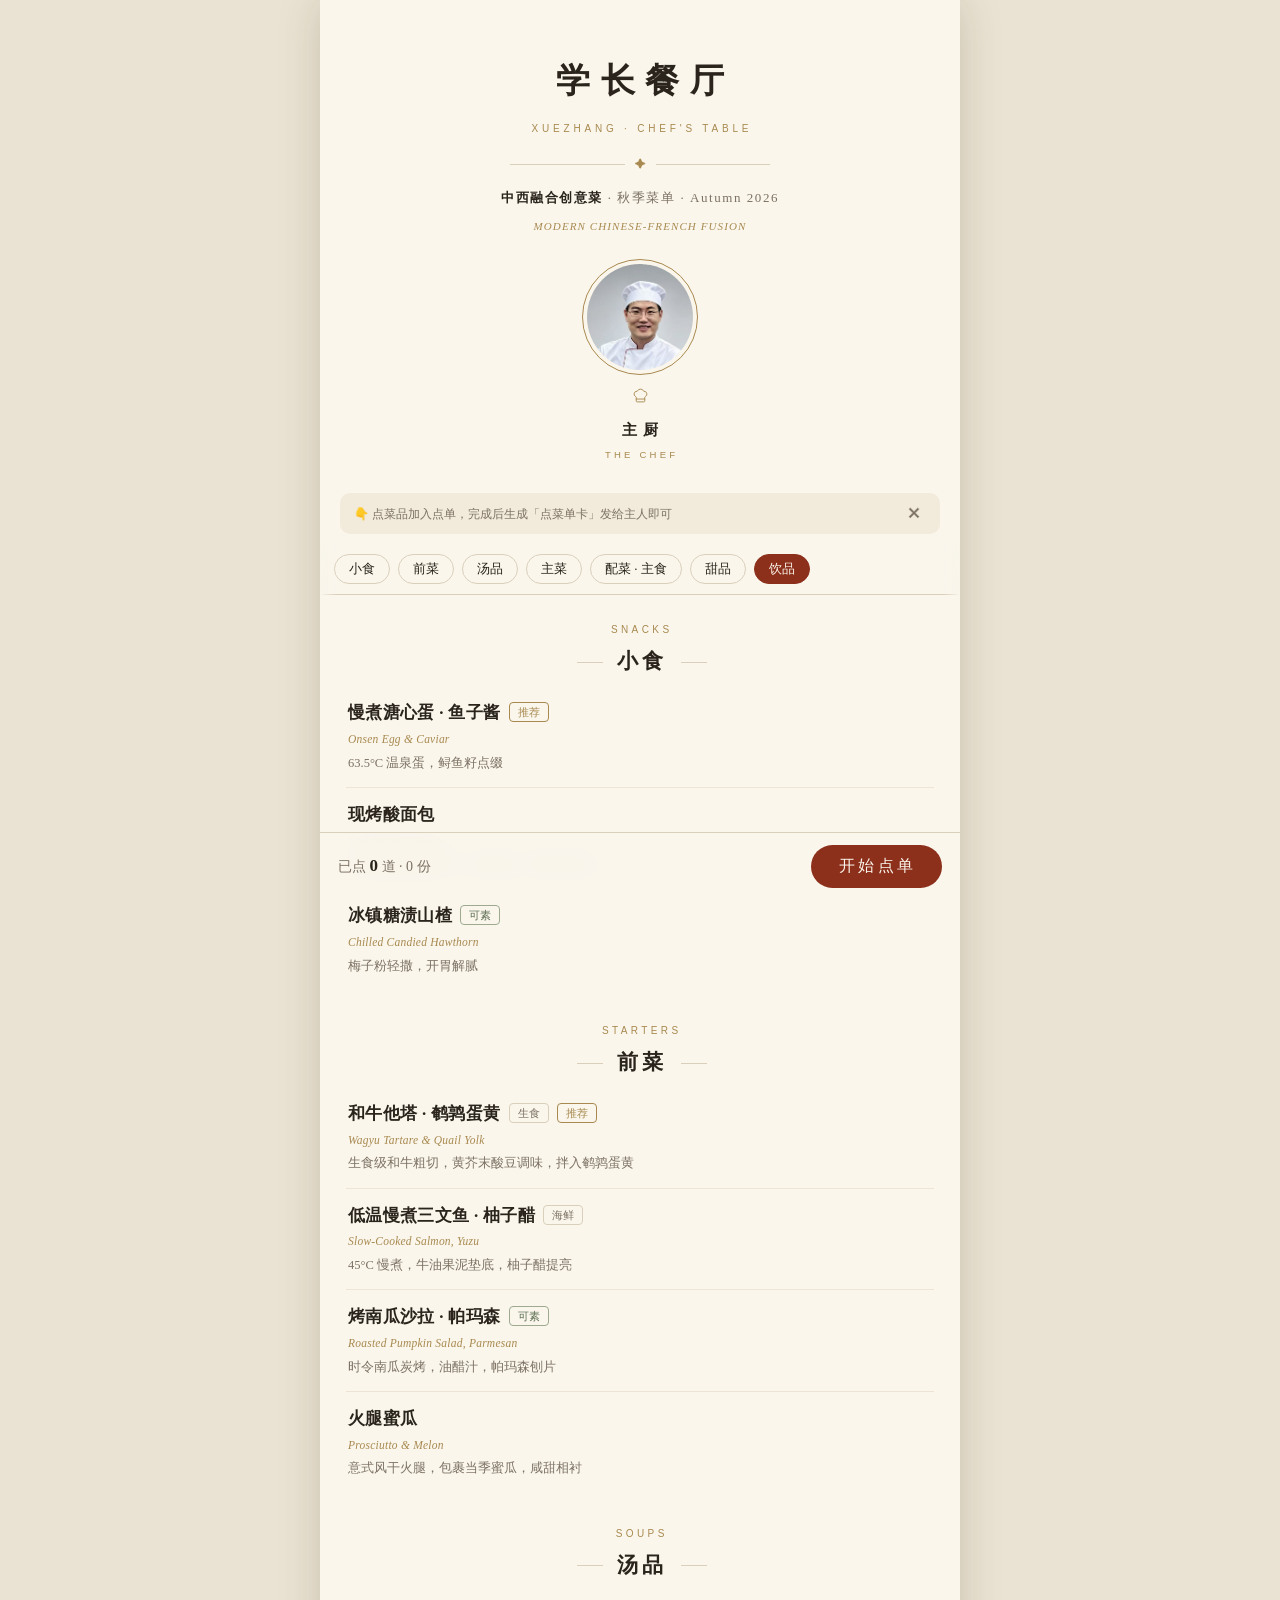
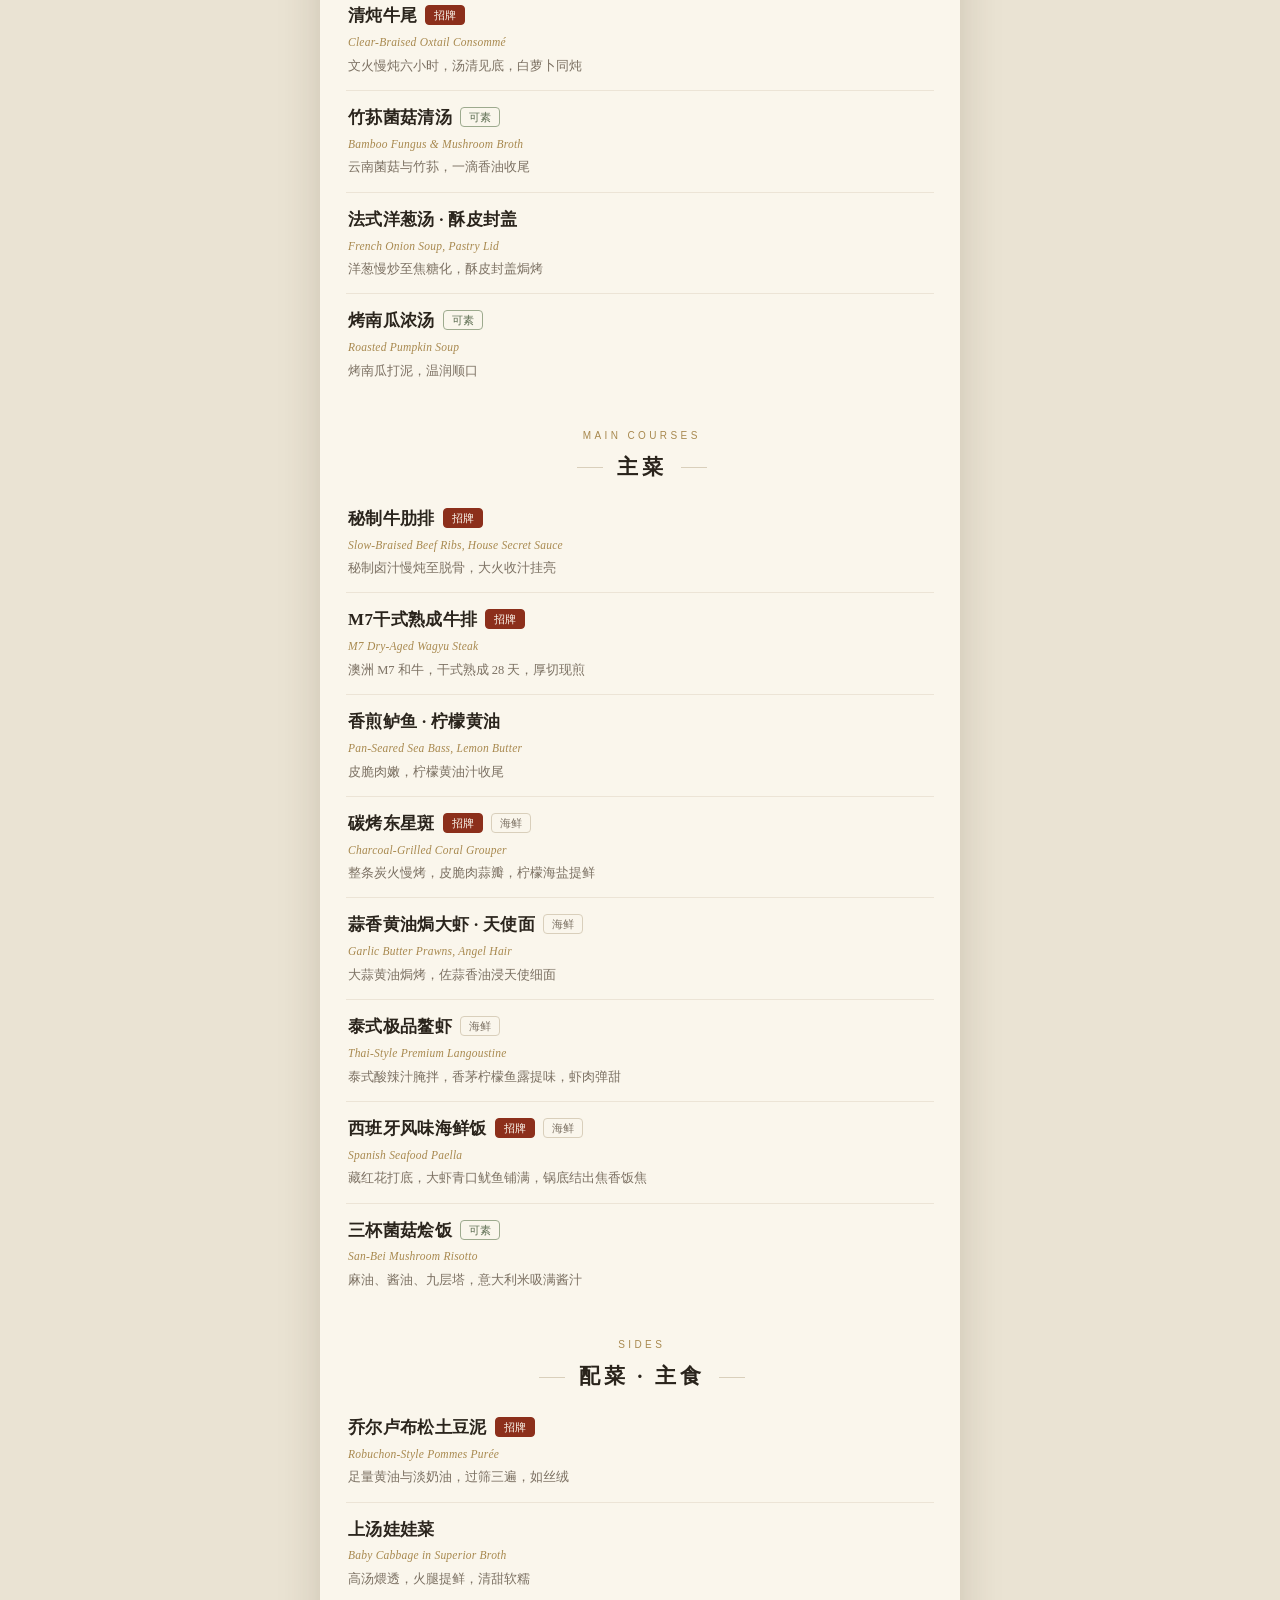
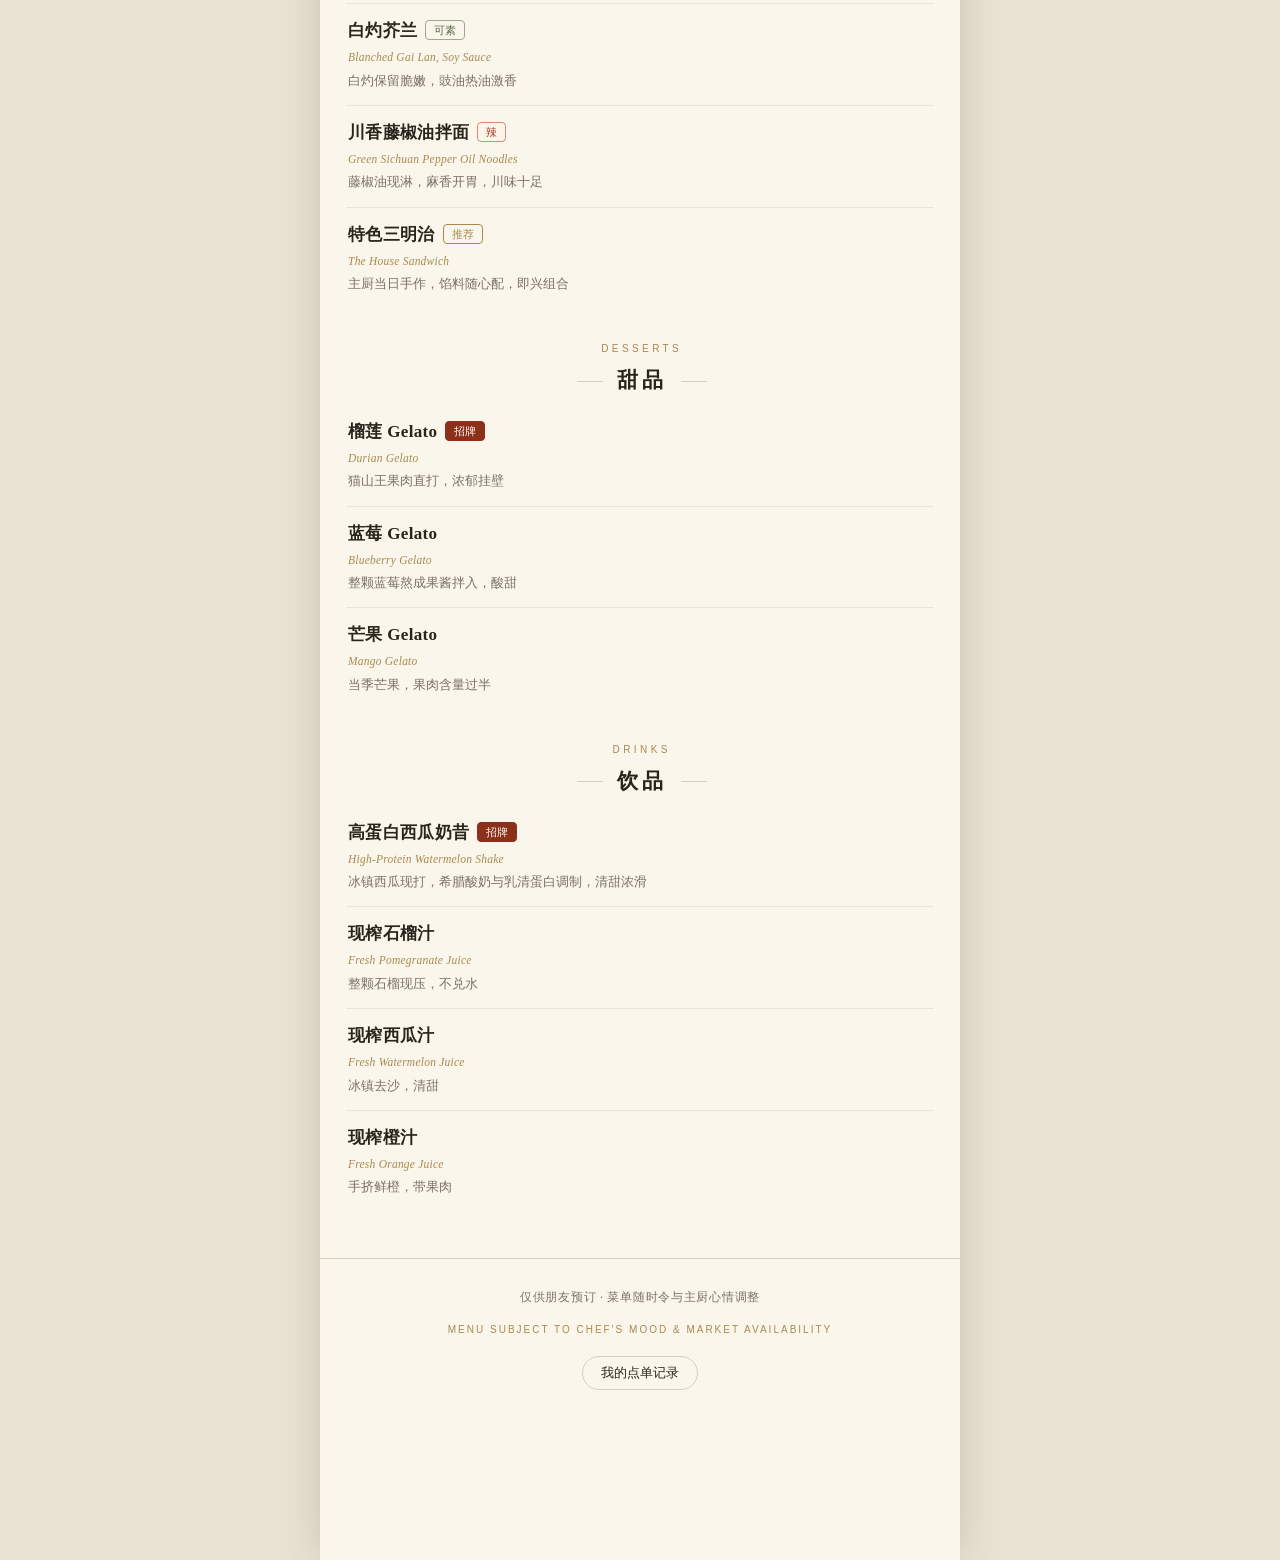
<file: index.html>
<!DOCTYPE html>
<html lang="zh-CN">
<head>
  <meta charset="UTF-8">
  <meta name="viewport" content="width=device-width, initial-scale=1, viewport-fit=cover">
  <meta name="theme-color" content="#FAF6EC">
  <title>学长餐厅 · 菜单</title>
  <link rel="icon" href="data:image/svg+xml,<svg xmlns='http://www.w3.org/2000/svg' viewBox='0 0 100 100'><text y='.9em' font-size='90'>🍽️</text></svg>">
  <link rel="stylesheet" href="styles.css?v=5">
</head>
<body>

  <div class="wrap">

    <header class="menu-header">
      <div class="mh-cn" id="mhName">学长餐厅</div>
      <div class="mh-en" id="mhEn">XUEZHANG · CHEF'S TABLE</div>
      <div class="mh-ornament">✦</div>
      <div class="mh-sub"><b id="mhSub">中西融合创意菜</b> · <span id="mhSeason">秋季菜单 · Autumn 2026</span></div>
      <div class="mh-sub-en" id="mhSubEn"></div>

      <div class="chef-block">
        <div class="chef-ring">
          <img src="assets/chef.jpg?v=4" alt="主厨">
        </div>
        <svg class="chef-hat" viewBox="0 0 24 24" fill="none" stroke="currentColor" stroke-width="1.3" stroke-linecap="round" stroke-linejoin="round" aria-hidden="true">
          <path d="M17 21a1 1 0 0 0 1-1v-5.35c0-.457.316-.844.727-1.041a4 4 0 0 0-2.134-7.589 5 5 0 0 0-9.186 0 4 4 0 0 0-2.134 7.588c.411.198.727.585.727 1.041V20a1 1 0 0 0 1 1Z"/>
          <path d="M6 17h12"/>
        </svg>
        <div class="chef-title">主厨</div>
        <div class="chef-en">THE CHEF</div>
      </div>
    </header>

    <div class="hint-bar" id="hintBar">
      <span>👇 点菜品加入点单，完成后生成「点菜单卡」发给主人即可</span>
      <button class="hb-close" id="hintClose" aria-label="知道了">✕</button>
    </div>

    <nav class="section-nav" id="sectionNav"></nav>

    <main id="menuBody"></main>

    <footer class="menu-footer">
      <div class="mf-note" id="mfNote">仅供朋友预订 · 菜单随时令与主厨心情调整</div>
      <div class="mf-credit">Menu subject to chef's mood &amp; market availability</div>
      <button class="history-link" id="btnHistory">我的点单记录</button>
    </footer>

  </div>

  <!-- 底部点单条 -->
  <div class="bottom-bar" id="bottomBar">
    <div class="bb-info">已点 <b id="bbCount">0</b> 道 · <span id="bbQty">0</span> 份</div>
    <button class="bb-btn" id="btnOpenOrder">开始点单</button>
  </div>

  <!-- 点单表单抽屉 -->
  <div class="sheet" id="sheetOrder">
    <div class="sheet-panel">
      <div class="sheet-grab"></div>
      <div class="sheet-head">
        <div class="sheet-title">确 认 点 单</div>
        <button class="sheet-close" data-close="sheetOrder">✕</button>
      </div>

      <div id="cartList"></div>

      <div class="form-row">
        <label class="form-label">客人昵称（主人靠这个记住你的口味）</label>
        <input class="form-input" id="fName" placeholder="例如：王小雨" maxlength="12">
      </div>
      <div class="form-row">
        <label class="form-label">忌口 / 过敏</label>
        <input class="form-input" id="fRestr" placeholder="例如：不吃香菜、不吃辣、海鲜过敏；没有可不填" maxlength="50">
      </div>
      <div class="form-row">
        <label class="form-label">口味爱好（可多选）</label>
        <div class="chips" id="prefChips"></div>
      </div>
      <div class="form-row">
        <label class="form-label">给主人的话（可不填）</label>
        <textarea class="form-textarea" id="fNote" placeholder="例如：这次带了朋友来，量可以大一点" maxlength="80"></textarea>
      </div>

      <div class="btn-row">
        <button class="btn btn-ghost" id="btnClear">清空重选</button>
        <button class="btn btn-primary" id="btnGen">生成点菜单</button>
      </div>
    </div>
  </div>

  <!-- 点单卡结果抽屉 -->
  <div class="sheet" id="sheetResult">
    <div class="sheet-panel">
      <div class="sheet-grab"></div>
      <div class="sheet-head">
        <div class="sheet-title">点 单 菜 卡</div>
        <button class="sheet-close" data-close="sheetResult">✕</button>
      </div>

      <img class="result-img" id="cardImg" alt="点菜单卡">
      <div class="result-tip">
        点「直接提交给主人」，主人的后台马上自动收到<br>
        也可以复制文字 / 保存图片，微信里发给主人备用
      </div>
      <textarea class="copy-source" id="copySource" readonly></textarea>

      <div class="btn-row">
        <button class="btn btn-primary" id="btnSubmit">直接提交给主人</button>
      </div>
      <div class="btn-row">
        <button class="btn btn-ghost" id="btnBackEdit">返回修改</button>
        <button class="btn btn-ghost" id="btnCopy">复制文字</button>
      </div>
    </div>
  </div>

  <!-- 历史记录抽屉 -->
  <div class="sheet" id="sheetHistory">
    <div class="sheet-panel">
      <div class="sheet-grab"></div>
      <div class="sheet-head">
        <div class="sheet-title">我 的 记 录</div>
        <button class="sheet-close" data-close="sheetHistory">✕</button>
      </div>
      <div id="historyList"></div>
    </div>
  </div>

  <div class="toast" id="toast"></div>

  <script src="menu-data.js?v=7"></script>
  <script src="card.js"></script>
  <script src="cloud-config.js?v=2"></script>
  <script src="guest.js?v=4"></script>
</body>
</html>
</file>
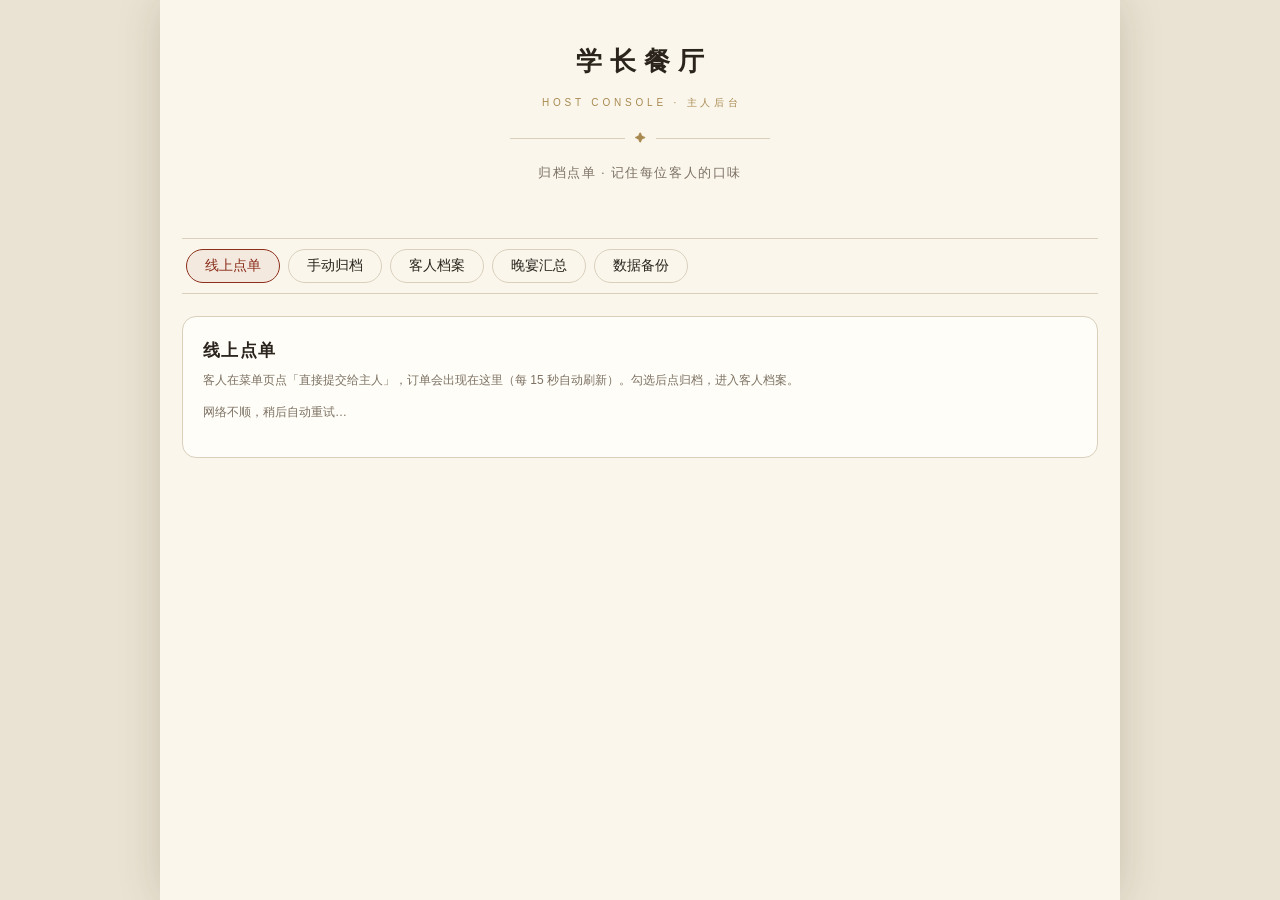
<file: admin.html>
<!DOCTYPE html>
<html lang="zh-CN">
<head>
  <meta charset="UTF-8">
  <meta name="viewport" content="width=device-width, initial-scale=1, viewport-fit=cover">
  <meta name="theme-color" content="#FAF6EC">
  <title>学长餐厅 · 主人后台</title>
  <link rel="icon" href="data:image/svg+xml,<svg xmlns='http://www.w3.org/2000/svg' viewBox='0 0 100 100'><text y='.9em' font-size='90'>📖</text></svg>">
  <link rel="stylesheet" href="styles.css?v=5">
</head>
<body>

  <div class="admin-wrap">

    <header class="admin-header menu-header" style="padding-top:0;">
      <div class="mh-cn">学长餐厅</div>
      <div class="mh-en">HOST CONSOLE · 主人后台</div>
      <div class="mh-ornament">✦</div>
      <div class="mh-sub">归档点单 · 记住每位客人的口味</div>
    </header>

    <nav class="admin-tabs" id="adminTabs">
      <button class="tab-chip on" data-tab="tabOnline">线上点单</button>
      <button class="tab-chip" data-tab="tabArchive">手动归档</button>
      <button class="tab-chip" data-tab="tabGuests">客人档案</button>
      <button class="tab-chip" data-tab="tabSummary">晚宴汇总</button>
      <button class="tab-chip" data-tab="tabBackup">数据备份</button>
    </nav>

    <!-- 线上点单收件箱 -->
    <section class="panel on" id="tabOnline">
      <div class="card">
        <h3>线上点单</h3>
        <p class="card-sub">客人在菜单页点「直接提交给主人」，订单会出现在这里（每 15 秒自动刷新）。勾选后点归档，进入客人档案。</p>
        <div class="stat-line" id="onlineStat">加载中…</div>
        <div id="onlineList"></div>
        <div class="btn-row" id="onlineArchiveRow" style="display:none;">
          <button class="btn btn-primary" id="btnArchiveOnline">归档选中的点单</button>
        </div>
      </div>
    </section>

    <!-- 点单归档 -->
    <section class="panel" id="tabArchive">
      <div class="card">
        <h3>粘贴点菜单</h3>
        <p class="card-sub">从微信复制客人发来的点单卡<b>文字</b>，粘贴到这里——一次可以贴好几张，会自动识别。<br>⚠️ 客人只发图片的话，请让 ta 在结果页点「复制文字」再发一次文字版，图片没法归档。</p>
        <textarea class="form-textarea tall" id="pasteBox" placeholder="【学长餐厅·点菜单】&#10;客人：王小雨&#10;日期：2026-10-04 18:30&#10;…"></textarea>
        <div class="btn-row">
          <button class="btn btn-primary" id="btnParse">解析预览</button>
        </div>
        <div id="previewList"></div>
        <div class="btn-row" id="archiveRow" style="display:none;">
          <button class="btn btn-primary" id="btnArchive">归档有效点单</button>
        </div>
      </div>
    </section>

    <!-- 客人档案 -->
    <section class="panel" id="tabGuests">
      <input class="search-input" id="guestSearch" placeholder="搜客人昵称…">
      <div class="stat-line" id="guestStat"></div>
      <div class="guest-cards" id="guestCards"></div>
    </section>

    <!-- 晚宴汇总 -->
    <section class="panel" id="tabSummary">
      <div class="card">
        <h3>给主厨的汇总</h3>
        <p class="card-sub">按日期汇总所有客人的点单，生成后厨备菜单，可以直接拿给主厨看。</p>
        <select class="date-pick" id="sumDate"></select>
        <div id="sumArea"></div>
      </div>
    </section>

    <!-- 数据备份 -->
    <section class="panel" id="tabBackup">
      <div class="card">
        <h3>备份说明</h3>
        <p class="backup-tip">
          所有归档数据都保存在「你现在这台设备的浏览器」里，换设备或清理浏览器会丢。<br>
          建议每隔一段时间导出一个备份文件存在微信收藏或网盘里；换手机/电脑时再导入即可。<br><br>
          客人那边不受影响：他们的点单记录存在他们自己的手机上。
        </p>
      </div>
      <div class="card">
        <h3>导出 / 导入</h3>
        <p class="card-sub">导出为 JSON 备份文件；导入时与现有数据自动合并（按点单编号去重）。</p>
        <div class="btn-row">
          <button class="btn" id="btnExport">导出备份</button>
          <button class="btn" id="btnImport">导入备份</button>
          <input type="file" id="importFile" accept=".json,application/json" style="display:none;">
        </div>
      </div>
      <div class="card">
        <h3>危险操作</h3>
        <p class="card-sub">清空本机的全部归档数据（不影响已导出的备份文件）。</p>
        <div class="btn-row">
          <button class="btn btn-danger" id="btnWipe">清空全部数据</button>
        </div>
      </div>
    </section>

  </div>

  <div class="toast" id="toast"></div>

  <script src="menu-data.js?v=7"></script>
  <script src="card.js"></script>
  <script src="cloud-config.js?v=2"></script>
  <script src="admin.js?v=3"></script>
</body>
</html>
</file>
<file: styles.css>
/* ============================================================
   学长餐厅 · 样式（客人端 + 主人端共用）
   米白纸面 / 衬线字体 / 细线 / 朱砂红点缀 —— fine dining 菜单气质
   ============================================================ */

:root {
  --bg: #EAE3D3;          /* 桌面 backdrop */
  --paper: #FAF6EC;       /* 纸面 */
  --paper-2: #FFFDF7;     /* 更亮一层（表单、卡片） */
  --ink: #2A241C;         /* 墨色 */
  --muted: #7C7163;       /* 弱化文字 */
  --accent: #8C2F1B;      /* 朱砂红 */
  --accent-dark: #6E2413;
  --gold: #A8894F;        /* 描金 */
  --hairline: #D9CFBB;    /* 细线 */
  --green: #5A6B4F;       /* 可素 */
  --serif: "Songti SC", "STSong", "Noto Serif SC", "Source Han Serif SC", "SimSun", Georgia, "Times New Roman", serif;
  --sans: -apple-system, BlinkMacSystemFont, "PingFang SC", "Helvetica Neue", "Microsoft YaHei", sans-serif;
}

* { box-sizing: border-box; -webkit-tap-highlight-color: transparent; }

html { -webkit-text-size-adjust: 100%; scrollbar-width: none; }
body::-webkit-scrollbar { display: none; }

body {
  margin: 0;
  background: var(--bg);
  color: var(--ink);
  font-family: var(--serif);
  font-size: 15px;
  line-height: 1.7;
}

button { font-family: inherit; cursor: pointer; }
input, textarea, select { font-family: var(--sans); }

/* ---------- 页面容器 ---------- */

.wrap {
  max-width: 640px;
  margin: 0 auto;
  min-height: 100vh;
  background: var(--paper);
  box-shadow: 0 0 40px rgba(60, 45, 20, .18);
  padding-bottom: 150px;   /* 给底部点单条留空间 */
}

/* ---------- 菜单页眉 ---------- */

.menu-header {
  text-align: center;
  padding: 52px 24px 30px;
}

.mh-cn {
  font-size: 34px;
  letter-spacing: .32em;
  margin-right: -.32em;   /* 抵消最后一个字的字距，保证视觉居中 */
  font-weight: 700;
}

.mh-en {
  margin-top: 10px;
  font-family: var(--sans);
  font-size: 10px;
  letter-spacing: .38em;
  margin-right: -.38em;
  color: var(--gold);
  text-transform: uppercase;
}

.mh-ornament {
  display: flex;
  align-items: center;
  gap: 10px;
  margin: 18px auto 0;
  max-width: 260px;
  color: var(--gold);
  font-size: 11px;
}
.mh-ornament::before, .mh-ornament::after {
  content: "";
  flex: 1;
  height: 1px;
  background: var(--hairline);
}

.mh-sub {
  margin-top: 14px;
  font-size: 13px;
  color: var(--muted);
  letter-spacing: .12em;
}
.mh-sub b { color: var(--ink); font-weight: 600; }
.mh-sub-en {
  margin-top: 7px;
  font-style: italic;
  font-family: var(--serif);
  font-size: 11px;
  letter-spacing: .1em;
  color: var(--gold);
}

/* ---------- 主厨头像 ---------- */

.chef-block {
  margin-top: 24px;
  text-align: center;
}
.chef-ring {
  width: 116px;
  height: 116px;
  margin: 0 auto;
  border-radius: 50%;
  padding: 4px;
  border: 1px solid var(--gold);
  position: relative;
  background: var(--paper);
  overflow: hidden;
}
.chef-ring::after {
  content: "";
  position: absolute;
  inset: -6px;
  border-radius: 50%;
  border: 1px solid var(--hairline);
}
.chef-ring img {
  width: 100%;
  height: 100%;
  border-radius: 50%;
  object-fit: cover;
  object-position: 50% 28%;
  display: block;
}
.chef-hat {
  width: 17px;
  height: 17px;
  color: var(--gold);
  margin-top: 12px;
}
.chef-title {
  margin-top: 5px;
  font-size: 15px;
  font-weight: 700;
  letter-spacing: .34em;
  margin-right: -.34em;
}
.chef-en {
  margin-top: 4px;
  font-family: var(--sans);
  font-size: 9.5px;
  letter-spacing: .34em;
  margin-right: -.34em;
  color: var(--gold);
  text-transform: uppercase;
}

/* ---------- 新手提示条 ---------- */

.hint-bar {
  margin: 0 20px 10px;
  padding: 10px 14px;
  border-radius: 10px;
  background: rgba(168, 137, 79, .10);
  font-family: var(--sans);
  font-size: 12px;
  color: var(--muted);
  display: flex;
  align-items: center;
  gap: 8px;
}
.hint-bar .hb-close {
  margin-left: auto;
  border: 0;
  background: none;
  color: var(--muted);
  font-size: 15px;
  padding: 2px 4px;
}

/* ---------- 分节导航（吸顶） ---------- */

.section-nav {
  position: sticky;
  top: 0;
  z-index: 20;
  background: rgba(250, 246, 236, .92);
  -webkit-backdrop-filter: blur(10px);
  backdrop-filter: blur(10px);
  border-bottom: 1px solid var(--hairline);
  display: flex;
  overflow-x: auto;
  scrollbar-width: none;
  padding: 10px 14px;
  gap: 8px;
}
.section-nav::-webkit-scrollbar { display: none; }
.section-nav {
  -webkit-mask-image: linear-gradient(90deg, transparent 0, #000 16px, #000 calc(100% - 16px), transparent);
  mask-image: linear-gradient(90deg, transparent 0, #000 16px, #000 calc(100% - 16px), transparent);
}

.nav-chip {
  flex: none;
  border: 1px solid var(--hairline);
  background: transparent;
  border-radius: 999px;
  padding: 5px 14px;
  font-family: var(--serif);
  font-size: 13px;
  color: var(--ink);
  transition: all .18s;
}
.nav-chip.on {
  border-color: var(--accent);
  color: #FBF6EC;
  background: var(--accent);
}

/* ---------- 菜单分节 ---------- */

.menu-section { padding: 26px 26px 6px; scroll-margin-top: 58px; }

.sec-head {
  text-align: center;
  margin-bottom: 6px;
}
.sec-en {
  font-family: var(--sans);
  font-size: 10px;
  letter-spacing: .34em;
  margin-right: -.34em;
  color: var(--gold);
  text-transform: uppercase;
}
.sec-cn {
  display: flex;
  align-items: center;
  justify-content: center;
  gap: 14px;
  margin-top: 6px;
  font-size: 21px;
  font-weight: 700;
  letter-spacing: .18em;
  margin-right: -.18em;
}
.sec-cn::before, .sec-cn::after {
  content: "";
  width: 26px;
  height: 1px;
  background: var(--hairline);
}
.sec-note {
  text-align: center;
  font-size: 11px;
  color: var(--muted);
  margin-bottom: 8px;
}

/* ---------- 菜品 ---------- */

.dish {
  padding: 13px 2px;
  border-bottom: 1px solid rgba(217, 207, 187, .45);
  position: relative;
}
.dish:last-child { border-bottom: 0; }

.dish-head {
  display: flex;
  align-items: baseline;
  gap: 8px;
  flex-wrap: wrap;
}

.dish-name {
  font-size: 17px;
  font-weight: 600;
  letter-spacing: .02em;
}

.dish-en {
  margin-top: 2px;
  font-style: italic;
  font-size: 11.5px;
  letter-spacing: .02em;
  color: var(--gold);
}

.dish-desc {
  margin-top: 3px;
  font-size: 12.5px;
  color: var(--muted);
}

.qty-badge {
  position: absolute;
  right: 2px;
  top: 14px;
  min-width: 24px;
  height: 24px;
  padding: 0 7px;
  border-radius: 999px;
  background: var(--accent);
  color: #FBF6EC;
  font-family: var(--sans);
  font-size: 13px;
  line-height: 24px;
  text-align: center;
  display: none;
}
.qty-badge.show { display: block; animation: pop .22s ease; }

/* 行内加减份数 */
.row-stepper {
  position: absolute;
  right: 2px;
  top: 12px;
  display: none;
  align-items: center;
  gap: 9px;
}
.row-stepper.show { display: flex; }
.rs-btn {
  width: 27px;
  height: 27px;
  border-radius: 999px;
  border: 1px solid var(--hairline);
  background: var(--paper-2);
  font-size: 16px;
  line-height: 1;
  color: var(--ink);
  padding: 0;
}
.rs-btn:active { background: var(--hairline); }
.rs-plus {
  background: var(--accent);
  border-color: var(--accent);
  color: #FBF6EC;
}
.rs-plus:active { background: var(--accent-dark); }
.rs-num {
  font-size: 16px;
  font-weight: 700;
  min-width: 18px;
  text-align: center;
}

@keyframes pop {
  0% { transform: scale(.4); opacity: 0; }
  70% { transform: scale(1.15); }
  100% { transform: scale(1); opacity: 1; }
}

/* 标签 */
.tag {
  font-family: var(--sans);
  font-size: 11px;
  line-height: 1;
  padding: 4px 8px 3px;
  border-radius: 4px;
  border: 1px solid var(--hairline);
  color: var(--muted);
  transform: translateY(-2px);
}
.tag-star { background: var(--accent); border-color: var(--accent); color: #FBF6EC; }
.tag-rec  { border-color: var(--gold); color: var(--gold); }
.tag-veg  { border-color: #9DAA8E; color: var(--green); }
.tag-spicy { border-color: #D98873; color: #B03A22; }

/* ---------- 页脚 ---------- */

.menu-footer {
  margin-top: 40px;
  padding: 28px 24px 20px;
  border-top: 1px solid var(--hairline);
  text-align: center;
}
.menu-footer .mf-note { font-size: 12px; color: var(--muted); letter-spacing: .06em; }
.menu-footer .mf-credit {
  margin-top: 14px;
  font-family: var(--sans);
  font-size: 10px;
  letter-spacing: .2em;
  color: var(--gold);
  text-transform: uppercase;
}
.history-link {
  margin-top: 18px;
  display: inline-block;
  border: 1px solid var(--hairline);
  border-radius: 999px;
  background: none;
  padding: 7px 18px;
  font-family: var(--serif);
  font-size: 13px;
  color: var(--ink);
}

/* ---------- 底部点单条 ---------- */

.bottom-bar {
  position: fixed;
  left: 50%;
  transform: translateX(-50%);
  bottom: 0;
  width: 100%;
  max-width: 640px;
  z-index: 30;
  display: flex;
  align-items: center;
  gap: 12px;
  padding: 12px 18px calc(12px + env(safe-area-inset-bottom));
  background: rgba(250, 246, 236, .94);
  -webkit-backdrop-filter: blur(12px);
  backdrop-filter: blur(12px);
  border-top: 1px solid var(--hairline);
}
.bb-info { flex: 1; font-size: 14px; color: var(--muted); }
.bb-info b { color: var(--ink); font-size: 17px; font-weight: 700; }
.bb-btn {
  border: 0;
  background: var(--accent);
  color: #FBF6EC;
  font-family: var(--serif);
  font-size: 16px;
  letter-spacing: .2em;
  padding: 11px 26px 11px 28px;
  border-radius: 999px;
}
.bb-btn:active { background: var(--accent-dark); }

/* ---------- 抽屉（点单表单 / 历史 / 结果） ---------- */

.sheet {
  position: fixed;
  inset: 0;
  z-index: 40;
  background: rgba(42, 36, 28, .45);
  opacity: 0;
  pointer-events: none;
  transition: opacity .22s;
}
.sheet.open { opacity: 1; pointer-events: auto; }

.sheet-panel {
  position: absolute;
  left: 50%;
  transform: translate(-50%, 100%);
  bottom: 0;
  width: 100%;
  max-width: 640px;
  max-height: 92vh;
  overflow-y: auto;
  background: var(--paper);
  border-radius: 18px 18px 0 0;
  padding: 10px 22px calc(26px + env(safe-area-inset-bottom));
  transition: transform .26s cubic-bezier(.32,.72,.33,1);
}
.sheet.open .sheet-panel { transform: translate(-50%, 0); }

.sheet-grab {
  width: 40px; height: 4px;
  border-radius: 4px;
  background: var(--hairline);
  margin: 4px auto 12px;
}
.sheet-head {
  display: flex;
  align-items: center;
  justify-content: space-between;
  margin-bottom: 6px;
}
.sheet-title { font-size: 19px; font-weight: 700; letter-spacing: .1em; }
.sheet-close {
  border: 0; background: none;
  font-size: 22px; line-height: 1;
  color: var(--muted);
  padding: 4px 6px;
}

/* 表单 */
.form-row { margin: 14px 0; }
.form-label {
  display: block;
  font-family: var(--sans);
  font-size: 12px;
  color: var(--muted);
  margin-bottom: 6px;
  letter-spacing: .04em;
}
.form-input, .form-textarea {
  width: 100%;
  border: 1px solid var(--hairline);
  border-radius: 10px;
  background: var(--paper-2);
  padding: 11px 12px;
  font-size: 15px;
  color: var(--ink);
  outline: none;
}
.form-input:focus, .form-textarea:focus { border-color: var(--gold); }
.form-textarea { min-height: 72px; resize: none; }

.chips { display: flex; flex-wrap: wrap; gap: 8px; }
.chip {
  border: 1px solid var(--hairline);
  background: var(--paper-2);
  border-radius: 999px;
  padding: 7px 14px;
  font-size: 13px;
  font-family: var(--serif);
  color: var(--ink);
}
.chip.on {
  border-color: var(--accent);
  color: var(--accent);
  background: rgba(140, 47, 27, .07);
}

/* 点单清单 */
.cart-item {
  display: flex;
  align-items: center;
  gap: 10px;
  padding: 11px 0;
  border-bottom: 1px solid rgba(217, 207, 187, .5);
}
.cart-item:last-child { border-bottom: 0; }
.ci-name { flex: 1; font-size: 15px; }
.ci-name .ci-opt {
  font-family: var(--sans);
  font-size: 11px;
  color: var(--gold);
  margin-left: 4px;
}
.opt-select {
  border: 1px solid var(--hairline);
  border-radius: 6px;
  background: var(--paper-2);
  font-size: 12px;
  padding: 4px 6px;
  color: var(--ink);
}
.stepper {
  display: flex;
  align-items: center;
  gap: 10px;
  flex: none;
}
.step-btn {
  width: 30px; height: 30px;
  border-radius: 999px;
  border: 1px solid var(--hairline);
  background: var(--paper-2);
  font-size: 17px;
  color: var(--ink);
  line-height: 1;
}
.step-btn:disabled { opacity: .35; }
.step-num { font-size: 16px; font-weight: 700; min-width: 20px; text-align: center; }

.empty-tip { text-align: center; color: var(--muted); font-size: 13px; padding: 26px 0; }

/* 按钮 */
.btn {
  display: inline-block;
  border-radius: 999px;
  padding: 12px 26px;
  font-family: var(--serif);
  font-size: 15px;
  letter-spacing: .12em;
  border: 1px solid var(--hairline);
  background: var(--paper-2);
  color: var(--ink);
}
.btn-primary { background: var(--accent); border-color: var(--accent); color: #FBF6EC; }
.btn-primary:active { background: var(--accent-dark); }
.btn-ghost { background: none; }
.btn-danger { border-color: #C06B5A; color: #A33D28; background: none; }
.btn-block { display: block; width: 100%; text-align: center; }
.btn[disabled] { opacity: .4; pointer-events: none; }

.btn-row { display: flex; gap: 10px; margin-top: 16px; }
.btn-row .btn { flex: 1; text-align: center; }

/* 点单卡结果 */
.result-img {
  width: 100%;
  border: 1px solid var(--hairline);
  border-radius: 12px;
  box-shadow: 0 8px 30px rgba(60, 45, 20, .16);
  display: block;
  background: #fff;
}
.result-tip {
  margin-top: 12px;
  font-family: var(--sans);
  font-size: 12px;
  color: var(--muted);
  text-align: center;
  line-height: 1.8;
}
.copy-source {
  margin-top: 10px;
  width: 100%;
  min-height: 90px;
  border: 1px dashed var(--hairline);
  border-radius: 10px;
  background: var(--paper-2);
  font-size: 12px;
  padding: 10px;
  color: var(--muted);
  display: none;
}
.copy-source.show { display: block; }

/* 历史 */
.history-item {
  padding: 13px 0;
  border-bottom: 1px solid rgba(217, 207, 187, .5);
}
.hi-date { font-family: var(--sans); font-size: 12px; color: var(--gold); letter-spacing: .05em; }
.hi-dishes { font-size: 13px; color: var(--ink); margin: 4px 0 8px; }
.hi-meta { font-size: 12px; color: var(--muted); }
.hi-btn {
  border: 1px solid var(--hairline);
  background: none;
  border-radius: 999px;
  font-family: var(--serif);
  font-size: 12px;
  padding: 5px 14px;
  color: var(--accent);
}

/* Toast */
.toast {
  position: fixed;
  left: 50%;
  bottom: 110px;
  transform: translateX(-50%) translateY(8px);
  background: rgba(42, 36, 28, .9);
  color: #FBF6EC;
  font-family: var(--sans);
  font-size: 13px;
  border-radius: 999px;
  padding: 10px 20px;
  z-index: 60;
  opacity: 0;
  pointer-events: none;
  transition: all .25s;
  max-width: 80vw;
  text-align: center;
}
.toast.show { opacity: 1; transform: translateX(-50%) translateY(0); }

/* ============================================================
   主人后台
   ============================================================ */

.admin-wrap {
  max-width: 960px;
  margin: 0 auto;
  min-height: 100vh;
  background: var(--paper);
  box-shadow: 0 0 40px rgba(60, 45, 20, .18);
  padding: 40px 22px 80px;
}

.admin-header { text-align: center; margin-bottom: 24px; }
.admin-header .mh-cn { font-size: 26px; }
.admin-tabs {
  position: sticky;
  top: 0;
  z-index: 20;
  display: flex;
  gap: 8px;
  overflow-x: auto;
  background: rgba(250, 246, 236, .94);
  -webkit-backdrop-filter: blur(10px);
  backdrop-filter: blur(10px);
  border-bottom: 1px solid var(--hairline);
  border-top: 1px solid var(--hairline);
  padding: 10px 4px;
  margin-bottom: 22px;
  scrollbar-width: none;
}
.admin-tabs::-webkit-scrollbar { display: none; }
.tab-chip {
  flex: none;
  border: 1px solid var(--hairline);
  background: none;
  border-radius: 999px;
  padding: 7px 18px;
  font-family: var(--serif);
  font-size: 14px;
  color: var(--ink);
}
.tab-chip.on { border-color: var(--accent); color: var(--accent); background: rgba(140, 47, 27, .06); }

.panel { display: none; }
.panel.on { display: block; }

.card {
  background: var(--paper-2);
  border: 1px solid var(--hairline);
  border-radius: 14px;
  padding: 20px;
  margin-bottom: 16px;
}
.card h3 {
  margin: 0 0 4px;
  font-size: 17px;
  letter-spacing: .08em;
}
.card .card-sub { font-family: var(--sans); font-size: 12px; color: var(--muted); margin: 0 0 12px; }

.form-textarea.tall { min-height: 150px; font-size: 13px; }

.preview-item {
  border: 1px solid var(--hairline);
  border-radius: 10px;
  padding: 12px 14px;
  margin-top: 10px;
  font-size: 13px;
}
.preview-item.err { border-color: #D3A196; background: rgba(163, 61, 40, .05); }
.preview-item .pv-head { display: flex; align-items: center; gap: 8px; margin-bottom: 4px; }
.preview-item .pv-name { font-weight: 700; font-size: 15px; }
.preview-item .pv-flag {
  font-family: var(--sans);
  font-size: 10px;
  border-radius: 4px;
  padding: 3px 6px;
}
.pv-flag.dup { background: #B98A00; color: #fff; }
.pv-flag.bad { background: #A33D28; color: #fff; }
.pv-flag.ok { background: var(--green); color: #fff; }
.pv-dishes { color: var(--muted); font-family: var(--sans); font-size: 12px; line-height: 1.8; }

.stat-line { font-family: var(--sans); font-size: 12px; color: var(--muted); margin: 4px 0 14px; }

/* 客人档案 */
.search-input {
  width: 100%;
  border: 1px solid var(--hairline);
  border-radius: 999px;
  background: var(--paper-2);
  padding: 10px 16px;
  font-size: 14px;
  outline: none;
  margin-bottom: 14px;
}
.guest-cards { display: grid; grid-template-columns: 1fr; gap: 14px; }
@media (min-width: 720px) { .guest-cards { grid-template-columns: 1fr 1fr; } }

.guest-card { margin-bottom: 0; }
.gc-name { font-size: 18px; font-weight: 700; letter-spacing: .06em; }
.gc-visits { font-family: var(--sans); font-size: 11px; color: var(--gold); margin-left: 8px; }
.gc-block { margin-top: 10px; }
.gc-label {
  font-family: var(--sans);
  font-size: 11px;
  color: var(--muted);
  letter-spacing: .1em;
  margin-bottom: 4px;
}
.gc-dishes { font-size: 13px; line-height: 2; }
.gc-dishes b { font-weight: 700; }
.gc-restrict { font-size: 13px; color: #A33D28; }
.gc-note { font-size: 12px; color: var(--muted); font-family: var(--sans); }
.mini-tag {
  display: inline-block;
  font-family: var(--sans);
  font-size: 11px;
  border: 1px solid var(--gold);
  color: var(--gold);
  border-radius: 999px;
  padding: 2px 9px;
  margin: 0 6px 6px 0;
}

/* 晚宴汇总 */
.date-pick {
  border: 1px solid var(--hairline);
  border-radius: 10px;
  background: var(--paper-2);
  padding: 10px 12px;
  font-size: 14px;
  color: var(--ink);
}
.sum-paper {
  border: 1px solid var(--hairline);
  border-radius: 14px;
  background: var(--paper-2);
  padding: 26px 22px;
  text-align: center;
  margin-bottom: 14px;
}
.sum-title { font-size: 20px; font-weight: 700; letter-spacing: .2em; }
.sum-sub { font-family: var(--sans); font-size: 11px; letter-spacing: .3em; color: var(--gold); margin-top: 6px; }
.sum-body { text-align: left; margin-top: 18px; }
.sum-sec { margin-top: 14px; }
.sum-sec-name {
  font-family: var(--sans);
  font-size: 11px;
  letter-spacing: .28em;
  color: var(--gold);
  border-bottom: 1px solid var(--hairline);
  padding-bottom: 4px;
}
.sum-row { display: flex; justify-content: space-between; padding: 7px 0; font-size: 14px; border-bottom: 1px dotted rgba(217,207,187,.6); }
.sum-row:last-child { border-bottom: 0; }
.sum-row .n { font-weight: 600; }
.sum-row .q { color: var(--accent); font-family: var(--sans); font-size: 13px; }
.sum-guests { margin-top: 18px; font-size: 13px; line-height: 2; }
.sum-guests b { font-weight: 700; }
.sum-foot { margin-top: 20px; font-size: 11px; color: var(--muted); text-align: center; font-family: var(--sans); }

/* 备份 */
.backup-tip { font-family: var(--sans); font-size: 12.5px; color: var(--muted); line-height: 1.9; }

@media (max-width: 420px) {
  .mh-cn { font-size: 28px; }
  .menu-section { padding: 22px 20px 4px; }
  .dish-name { font-size: 16px; }
}
</file>
